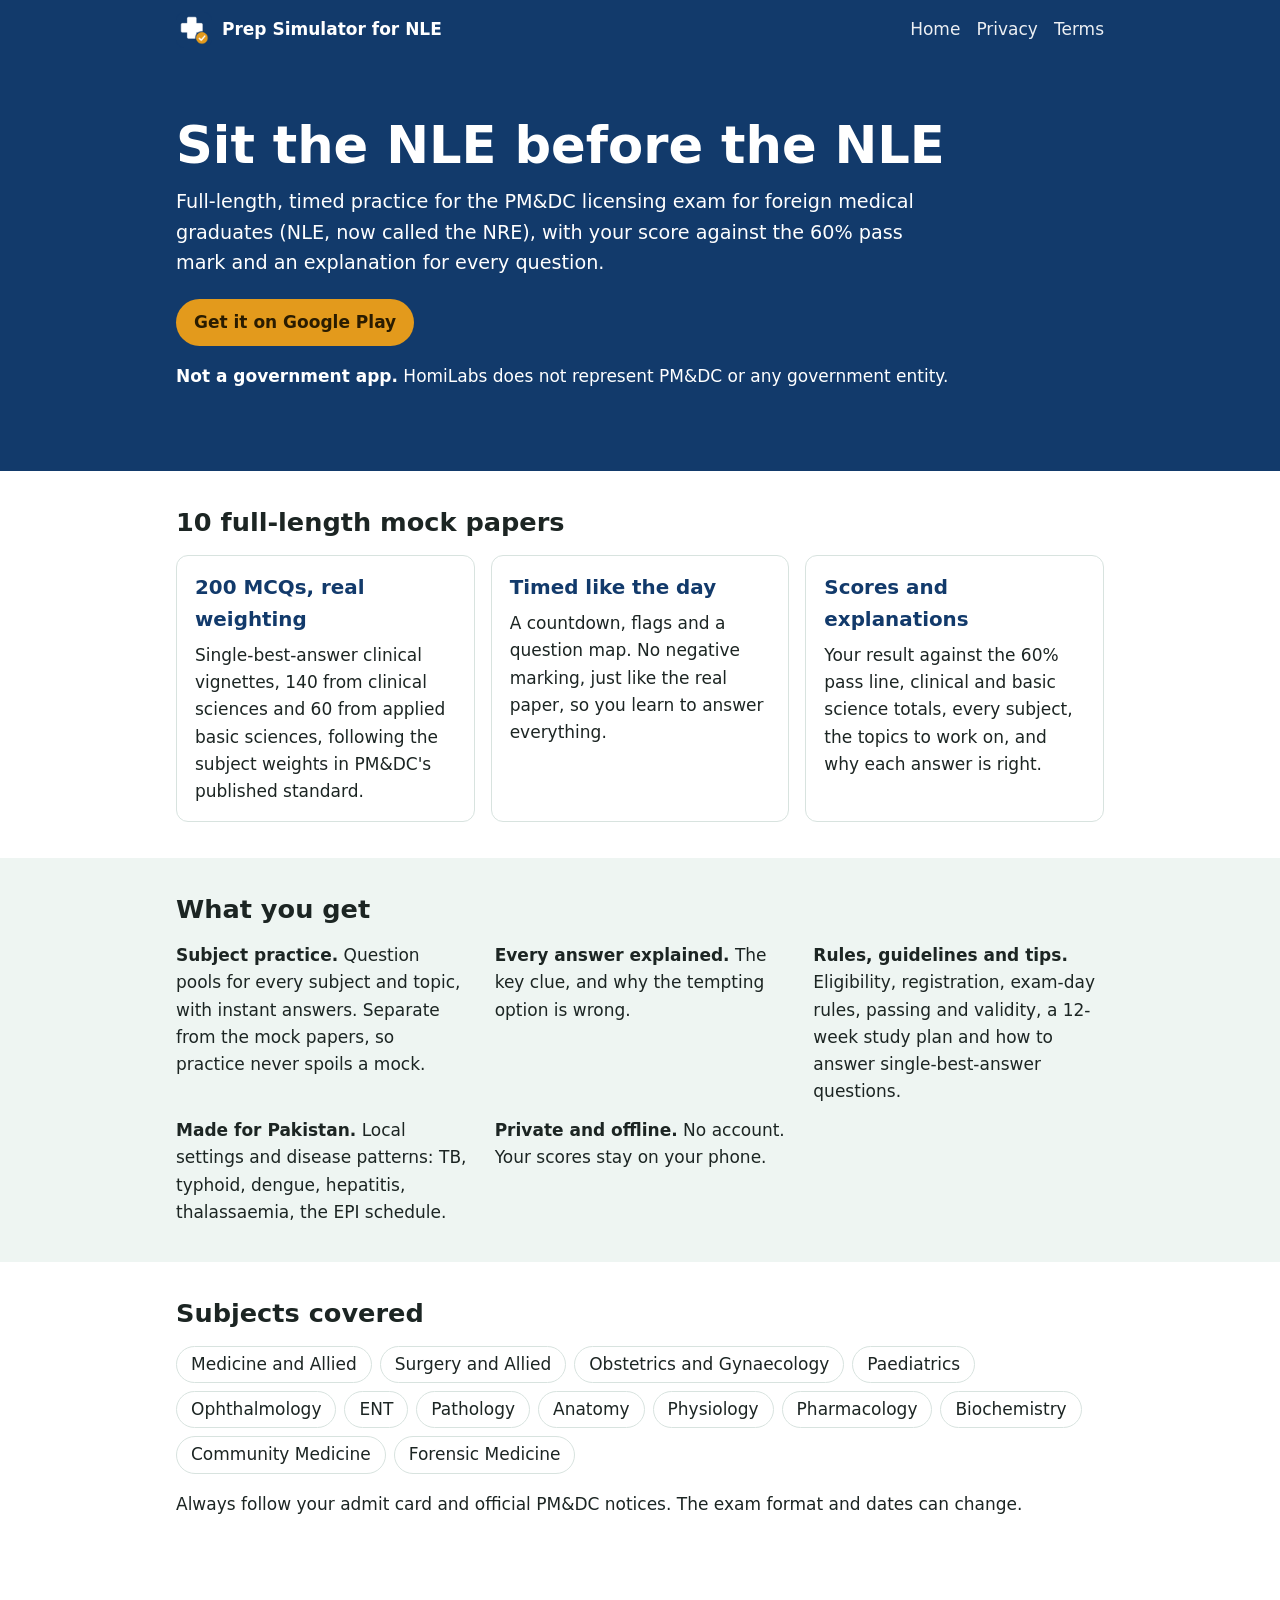
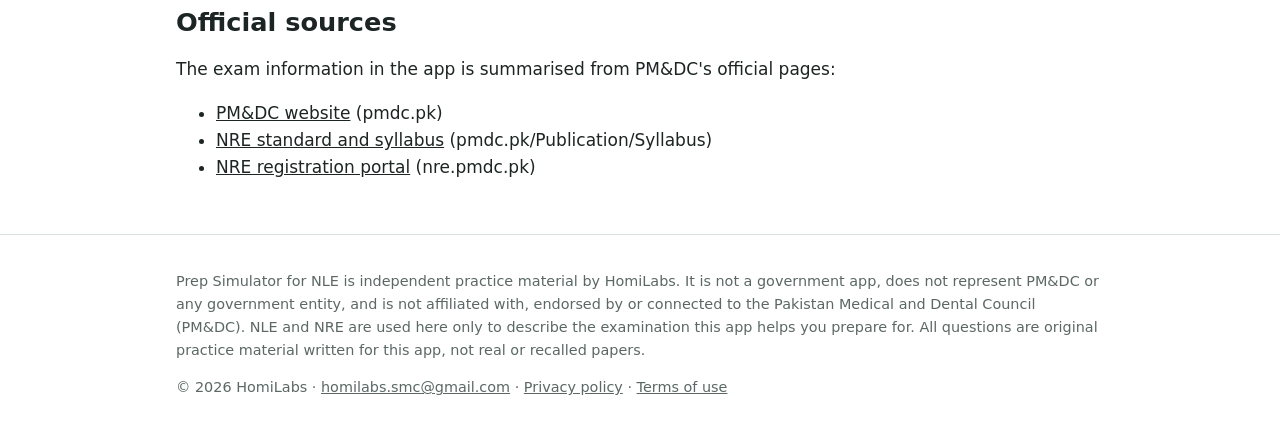
<file: index.html>
<!doctype html>
<html lang="en">
<head>
<meta charset="utf-8">
<meta name="viewport" content="width=device-width, initial-scale=1">
<title>Prep Simulator for NLE – PM&amp;DC NLE / NRE Step 1 mock papers</title>
<meta name="description" content="Prepare for the PM&amp;DC NLE (NRE) Step 1 theory paper on Android: 10 full-length 200-question mock papers, subject practice for foreign medical graduates, an explanation for every question, and exam rules and tips. Free, offline, no account.">
<meta property="og:title" content="Prep Simulator for NLE – PM&amp;DC NLE / NRE Step 1 mock papers">
<meta property="og:description" content="10 full-length 200-question NLE mock papers, subject practice and explanations for foreign medical graduates in Pakistan. Free, offline, no account.">
<meta property="og:url" content="https://nle.homilabs.org/">
<meta name="theme-color" content="#123a6b">
<link rel="canonical" href="https://nle.homilabs.org/">
<link rel="icon" href="img/favicon.png">
<link rel="stylesheet" href="style.css">
</head>
<body>
<header class="top"><div class="wrap">
  <a class="brand" href="index.html"><img src="img/icon.png" alt="" width="36" height="36">Prep Simulator for NLE</a>
  <nav class="nav"><a href="index.html">Home</a><a href="privacy.html">Privacy</a><a href="terms.html">Terms</a></nav>
</div></header>

<main>
<section class="hero"><div class="wrap">
  <h1>Sit the NLE before the NLE</h1>
  <p class="lead">Full-length, timed practice for the PM&amp;DC licensing exam for foreign medical graduates (NLE, now called the NRE), with your score against the 60% pass mark and an explanation for every question.</p>
  <p class="cta"><a class="play" href="https://play.google.com/store/apps/details?id=com.homilabs.nle_prep">Get it on Google Play</a></p>
  <p><strong>Not a government app.</strong> HomiLabs does not represent PM&amp;DC or any government entity.</p>
</div></section>

<section class="wrap" id="tests">
  <h2>10 full-length mock papers</h2>
  <div class="cards">
    <article><h3>200 MCQs, real weighting</h3><p>Single-best-answer clinical vignettes, 140 from clinical sciences and 60 from applied basic sciences, following the subject weights in PM&amp;DC's published standard.</p></article>
    <article><h3>Timed like the day</h3><p>A countdown, flags and a question map. No negative marking, just like the real paper, so you learn to answer everything.</p></article>
    <article><h3>Scores and explanations</h3><p>Your result against the 60% pass line, clinical and basic science totals, every subject, the topics to work on, and why each answer is right.</p></article>
  </div>
</section>

<section class="band"><div class="wrap">
  <h2>What you get</h2>
  <ul class="ticks">
    <li><strong>Subject practice.</strong> Question pools for every subject and topic, with instant answers. Separate from the mock papers, so practice never spoils a mock.</li>
    <li><strong>Every answer explained.</strong> The key clue, and why the tempting option is wrong.</li>
    <li><strong>Rules, guidelines and tips.</strong> Eligibility, registration, exam-day rules, passing and validity, a 12-week study plan and how to answer single-best-answer questions.</li>
    <li><strong>Made for Pakistan.</strong> Local settings and disease patterns: TB, typhoid, dengue, hepatitis, thalassaemia, the EPI schedule.</li>
    <li><strong>Private and offline.</strong> No account. Your scores stay on your phone.</li>
  </ul>
</div></section>

<section class="wrap" id="areas">
  <h2>Subjects covered</h2>
  <p class="chips"><span>Medicine and Allied</span><span>Surgery and Allied</span><span>Obstetrics and Gynaecology</span><span>Paediatrics</span><span>Ophthalmology</span><span>ENT</span><span>Pathology</span><span>Anatomy</span><span>Physiology</span><span>Pharmacology</span><span>Biochemistry</span><span>Community Medicine</span><span>Forensic Medicine</span></p>
  <p>Always follow your admit card and official PM&amp;DC notices. The exam format and dates can change.</p>
</section>

<section class="wrap" id="sources">
  <h2>Official sources</h2>
  <p>The exam information in the app is summarised from PM&amp;DC's official pages:</p>
  <ul>
    <li><a href="https://pmdc.pk">PM&amp;DC website</a> (pmdc.pk)</li>
    <li><a href="https://pmdc.pk/Publication/Syllabus">NRE standard and syllabus</a> (pmdc.pk/Publication/Syllabus)</li>
    <li><a href="https://nre.pmdc.pk">NRE registration portal</a> (nre.pmdc.pk)</li>
  </ul>
</section>
</main>
<footer class="foot"><div class="wrap">
  <p>Prep Simulator for NLE is independent practice material by HomiLabs. It is not a government app, does not represent PM&amp;DC or any government entity, and is not affiliated with, endorsed by or connected to the Pakistan Medical and Dental Council (PM&amp;DC). NLE and NRE are used here only to describe the examination this app helps you prepare for. All questions are original practice material written for this app, not real or recalled papers.</p>
  <p>© 2026 HomiLabs · <a href="mailto:homilabs.smc@gmail.com">homilabs.smc@gmail.com</a> · <a href="privacy.html">Privacy policy</a> · <a href="terms.html">Terms of use</a></p>
</div></footer>
</body>
</html>
</file>
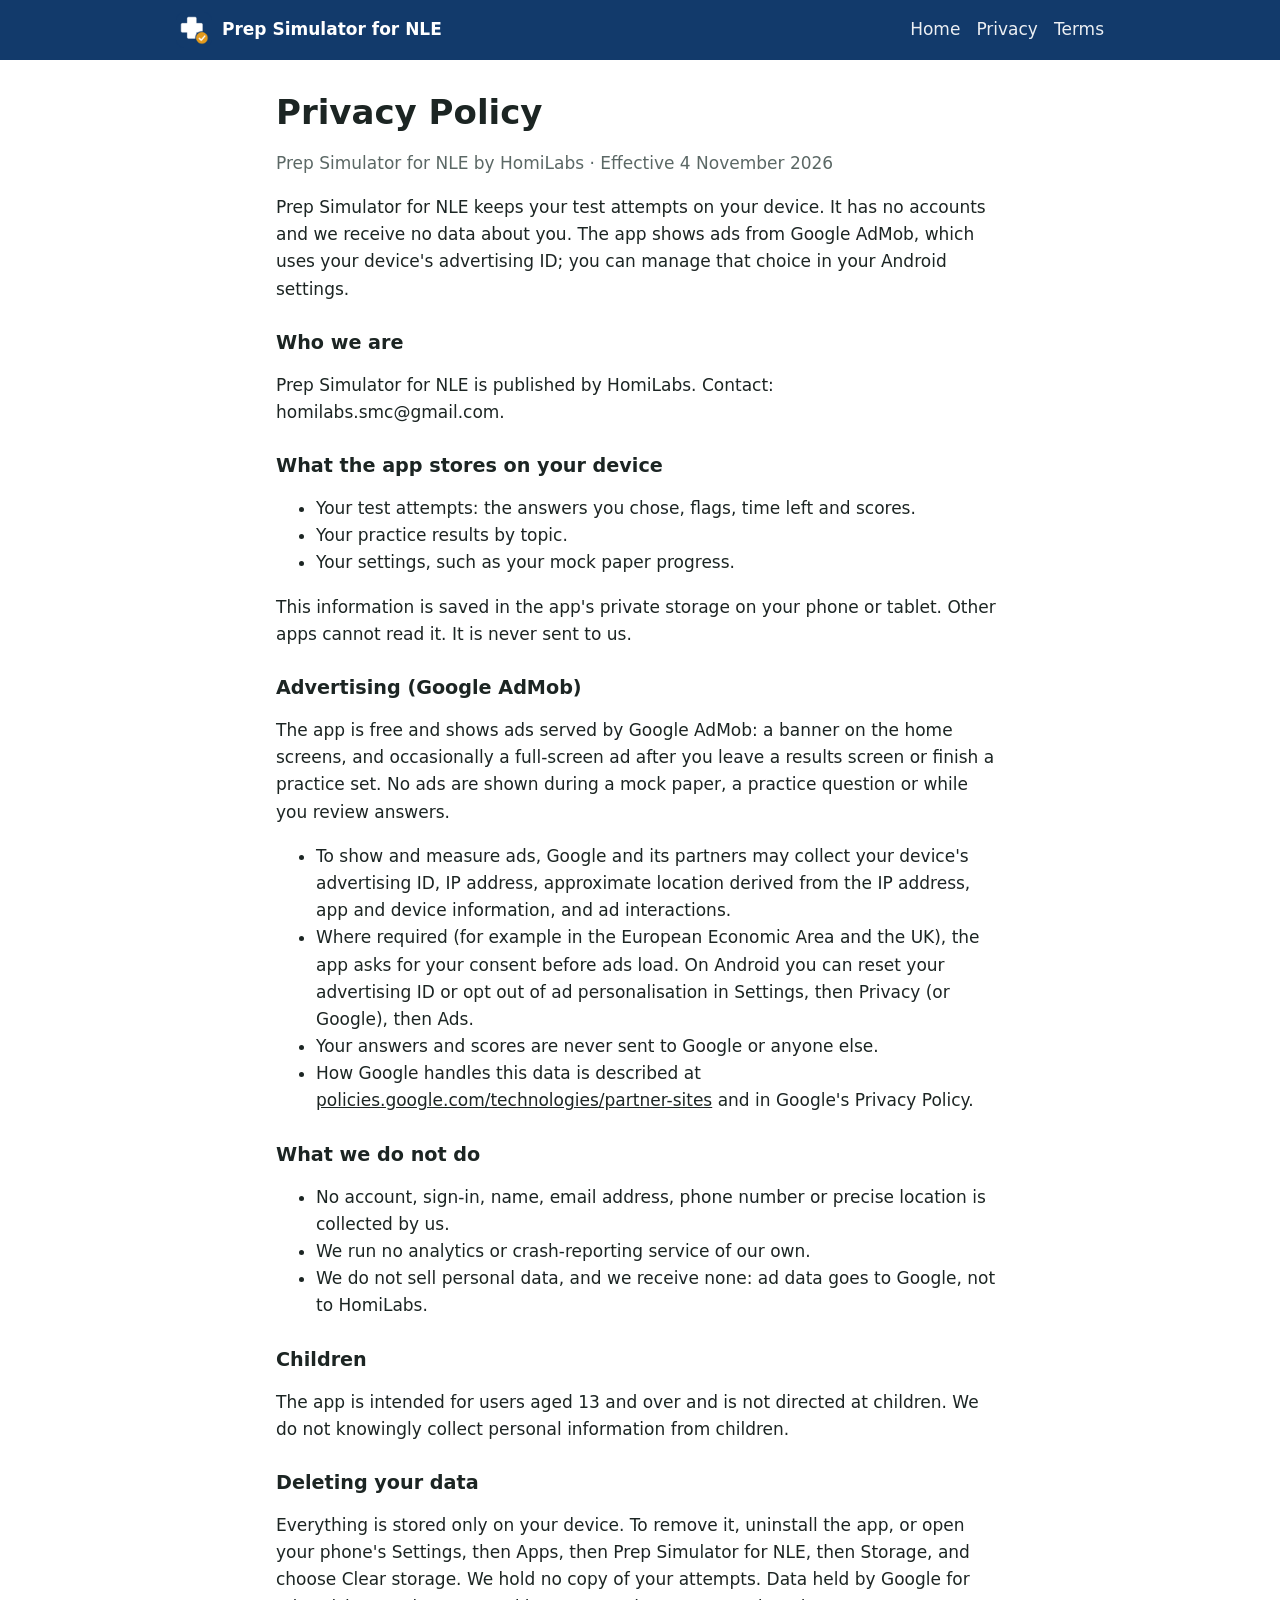
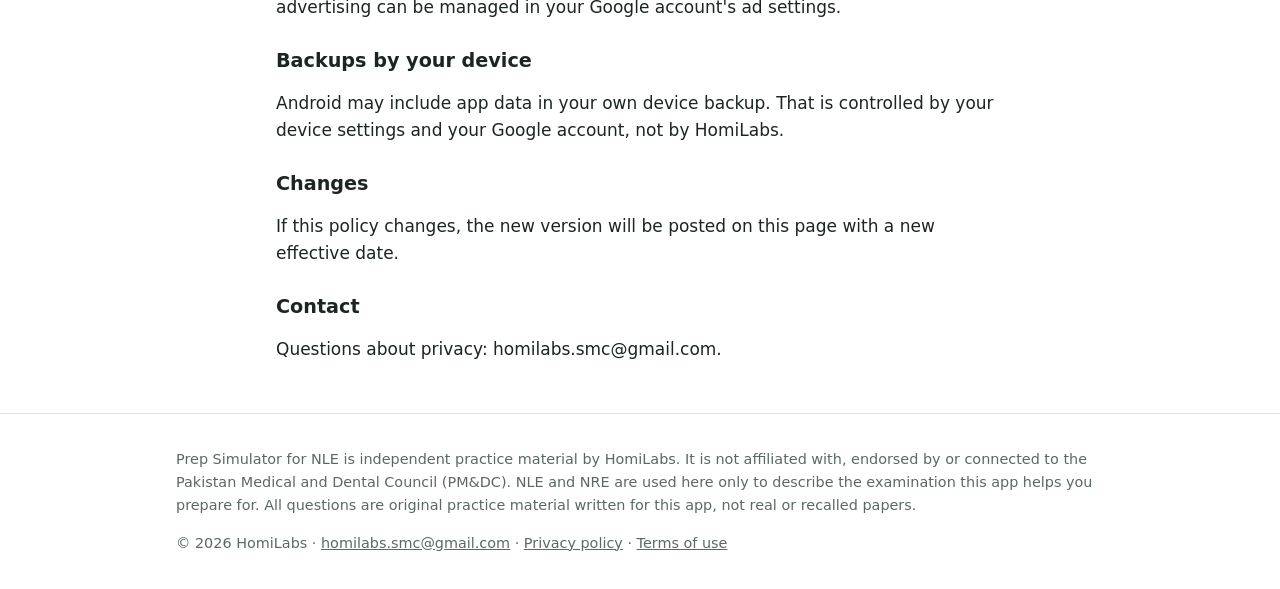
<file: privacy.html>
<!doctype html>
<html lang="en">
<head>
<meta charset="utf-8">
<meta name="viewport" content="width=device-width, initial-scale=1">
<title>Privacy Policy – Prep Simulator for NLE</title>
<meta name="description" content="Privacy policy of the Prep Simulator for NLE Android app by HomiLabs.">
<meta property="og:title" content="Privacy Policy – Prep Simulator for NLE">
<meta property="og:description" content="Privacy policy of the Prep Simulator for NLE Android app by HomiLabs.">
<meta property="og:url" content="https://nle.homilabs.org/privacy.html">
<meta name="theme-color" content="#123a6b">
<link rel="canonical" href="https://nle.homilabs.org/privacy.html">
<link rel="icon" href="img/favicon.png">
<link rel="stylesheet" href="style.css">
</head>
<body>
<header class="top"><div class="wrap">
  <a class="brand" href="index.html"><img src="img/icon.png" alt="" width="36" height="36">Prep Simulator for NLE</a>
  <nav class="nav"><a href="index.html">Home</a><a href="privacy.html">Privacy</a><a href="terms.html">Terms</a></nav>
</div></header>
<main class="wrap doc">
<h1>Privacy Policy</h1>
<p class="muted">Prep Simulator for NLE by HomiLabs · Effective 4 November 2026</p>
<p>Prep Simulator for NLE keeps your test attempts on your device. It has no accounts and we receive no data about you. The app shows ads from Google AdMob, which uses your device's advertising ID; you can manage that choice in your Android settings.</p><h2>Who we are</h2>
<p>Prep Simulator for NLE is published by HomiLabs. Contact: homilabs.smc@gmail.com.</p>
<h2>What the app stores on your device</h2>
<ul><li>Your test attempts: the answers you chose, flags, time left and scores.</li><li>Your practice results by topic.</li><li>Your settings, such as your mock paper progress.</li></ul>
<p>This information is saved in the app's private storage on your phone or tablet. Other apps cannot read it. It is never sent to us.</p>
<h2>Advertising (Google AdMob)</h2>
<p>The app is free and shows ads served by Google AdMob: a banner on the home screens, and occasionally a full-screen ad after you leave a results screen or finish a practice set. No ads are shown during a mock paper, a practice question or while you review answers.</p>
<ul><li>To show and measure ads, Google and its partners may collect your device's advertising ID, IP address, approximate location derived from the IP address, app and device information, and ad interactions.</li><li>Where required (for example in the European Economic Area and the UK), the app asks for your consent before ads load. On Android you can reset your advertising ID or opt out of ad personalisation in Settings, then Privacy (or Google), then Ads.</li><li>Your answers and scores are never sent to Google or anyone else.</li><li>How Google handles this data is described at <a href="https://policies.google.com/technologies/partner-sites">policies.google.com/technologies/partner-sites</a> and in Google's Privacy Policy.</li></ul>
<h2>What we do not do</h2>
<ul><li>No account, sign-in, name, email address, phone number or precise location is collected by us.</li><li>We run no analytics or crash-reporting service of our own.</li><li>We do not sell personal data, and we receive none: ad data goes to Google, not to HomiLabs.</li></ul>
<h2>Children</h2>
<p>The app is intended for users aged 13 and over and is not directed at children. We do not knowingly collect personal information from children.</p>
<h2>Deleting your data</h2>
<p>Everything is stored only on your device. To remove it, uninstall the app, or open your phone's Settings, then Apps, then Prep Simulator for NLE, then Storage, and choose Clear storage. We hold no copy of your attempts. Data held by Google for advertising can be managed in your Google account's ad settings.</p>
<h2>Backups by your device</h2>
<p>Android may include app data in your own device backup. That is controlled by your device settings and your Google account, not by HomiLabs.</p>
<h2>Changes</h2>
<p>If this policy changes, the new version will be posted on this page with a new effective date.</p>
<h2>Contact</h2>
<p>Questions about privacy: homilabs.smc@gmail.com.</p>
</main>
<footer class="foot"><div class="wrap">
  <p>Prep Simulator for NLE is independent practice material by HomiLabs. It is not affiliated with, endorsed by or connected to the Pakistan Medical and Dental Council (PM&amp;DC). NLE and NRE are used here only to describe the examination this app helps you prepare for. All questions are original practice material written for this app, not real or recalled papers.</p>
  <p>© 2026 HomiLabs · <a href="mailto:homilabs.smc@gmail.com">homilabs.smc@gmail.com</a> · <a href="privacy.html">Privacy policy</a> · <a href="terms.html">Terms of use</a></p>
</div></footer>
</body>
</html>
</file>
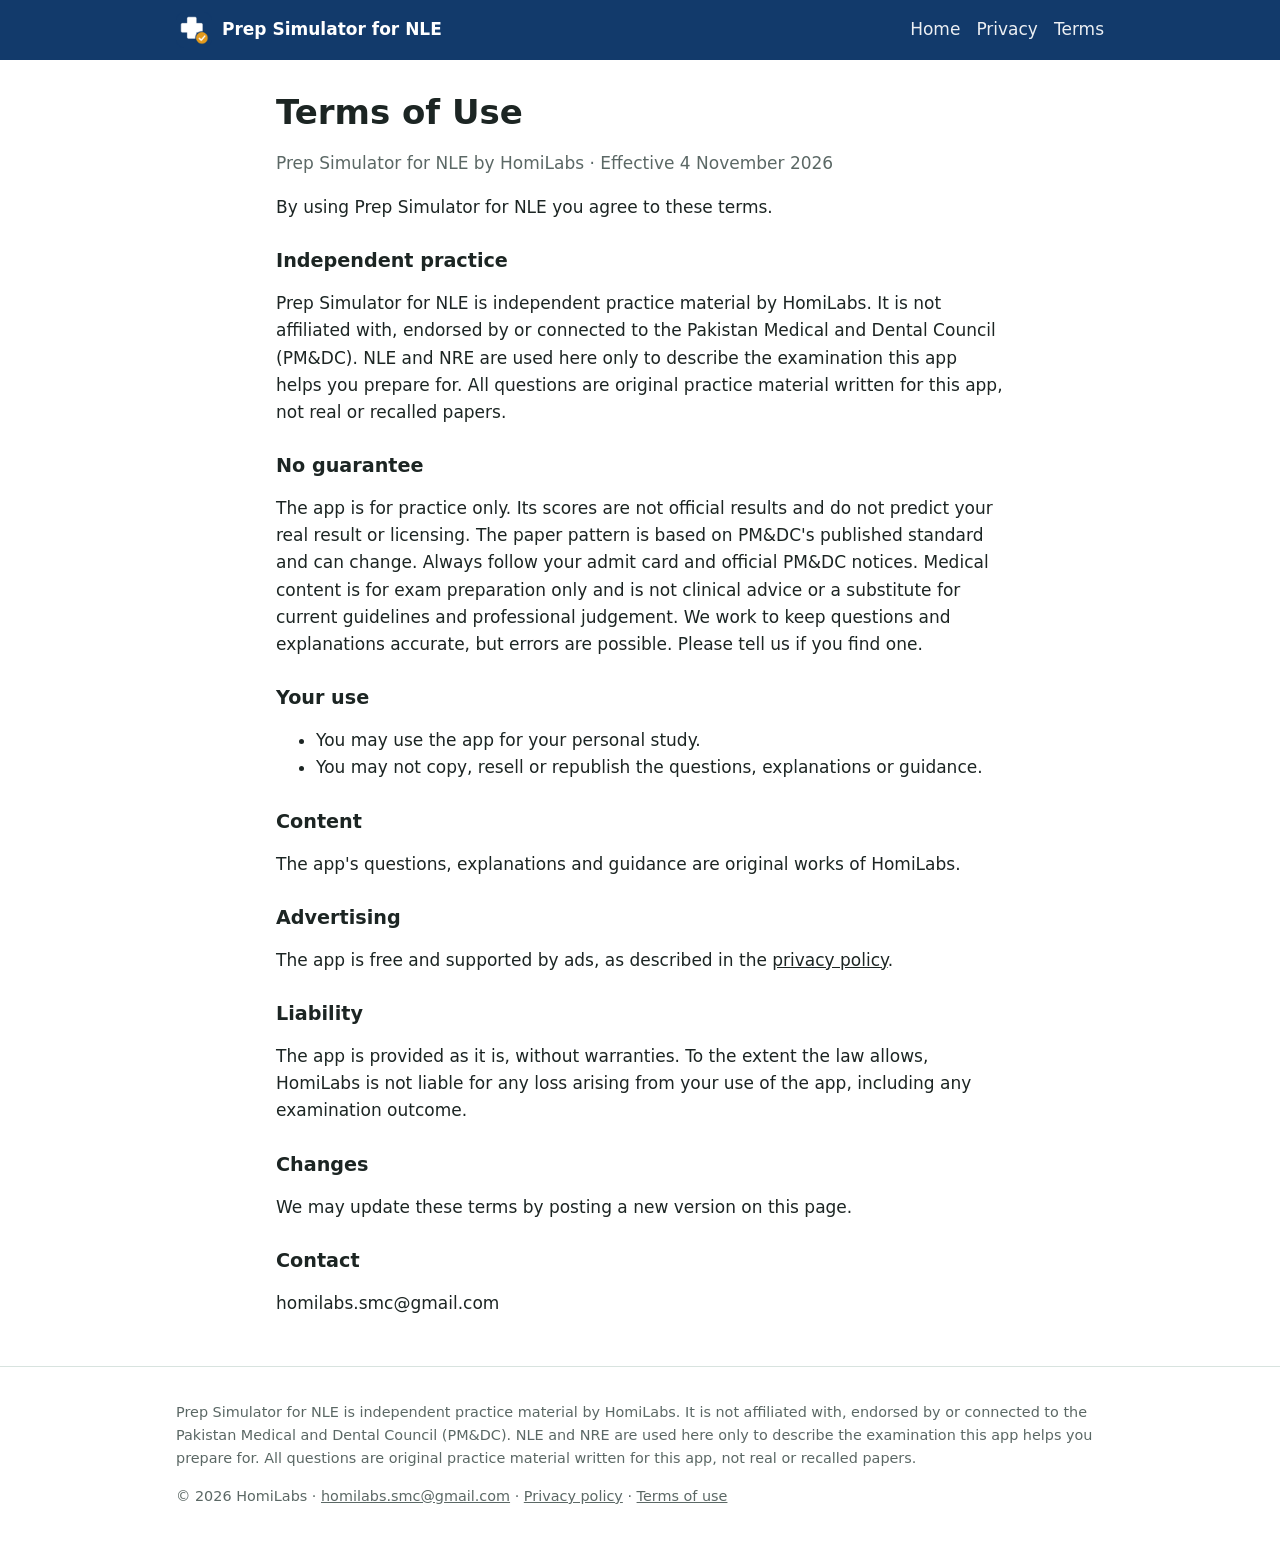
<file: terms.html>
<!doctype html>
<html lang="en">
<head>
<meta charset="utf-8">
<meta name="viewport" content="width=device-width, initial-scale=1">
<title>Terms of Use – Prep Simulator for NLE</title>
<meta name="description" content="Terms of use of the Prep Simulator for NLE Android app by HomiLabs.">
<meta property="og:title" content="Terms of Use – Prep Simulator for NLE">
<meta property="og:description" content="Terms of use of the Prep Simulator for NLE Android app by HomiLabs.">
<meta property="og:url" content="https://nle.homilabs.org/terms.html">
<meta name="theme-color" content="#123a6b">
<link rel="canonical" href="https://nle.homilabs.org/terms.html">
<link rel="icon" href="img/favicon.png">
<link rel="stylesheet" href="style.css">
</head>
<body>
<header class="top"><div class="wrap">
  <a class="brand" href="index.html"><img src="img/icon.png" alt="" width="36" height="36">Prep Simulator for NLE</a>
  <nav class="nav"><a href="index.html">Home</a><a href="privacy.html">Privacy</a><a href="terms.html">Terms</a></nav>
</div></header>
<main class="wrap doc">
<h1>Terms of Use</h1>
<p class="muted">Prep Simulator for NLE by HomiLabs · Effective 4 November 2026</p>
<p>By using Prep Simulator for NLE you agree to these terms.</p><h2>Independent practice</h2>
<p>Prep Simulator for NLE is independent practice material by HomiLabs. It is not affiliated with, endorsed by or connected to the Pakistan Medical and Dental Council (PM&amp;DC). NLE and NRE are used here only to describe the examination this app helps you prepare for. All questions are original practice material written for this app, not real or recalled papers.</p>
<h2>No guarantee</h2>
<p>The app is for practice only. Its scores are not official results and do not predict your real result or licensing. The paper pattern is based on PM&amp;DC's published standard and can change. Always follow your admit card and official PM&amp;DC notices. Medical content is for exam preparation only and is not clinical advice or a substitute for current guidelines and professional judgement. We work to keep questions and explanations accurate, but errors are possible. Please tell us if you find one.</p>
<h2>Your use</h2>
<ul><li>You may use the app for your personal study.</li><li>You may not copy, resell or republish the questions, explanations or guidance.</li></ul>
<h2>Content</h2>
<p>The app's questions, explanations and guidance are original works of HomiLabs.</p>
<h2>Advertising</h2>
<p>The app is free and supported by ads, as described in the <a href="privacy.html">privacy policy</a>.</p>
<h2>Liability</h2>
<p>The app is provided as it is, without warranties. To the extent the law allows, HomiLabs is not liable for any loss arising from your use of the app, including any examination outcome.</p>
<h2>Changes</h2>
<p>We may update these terms by posting a new version on this page.</p>
<h2>Contact</h2>
<p>homilabs.smc@gmail.com</p>
</main>
<footer class="foot"><div class="wrap">
  <p>Prep Simulator for NLE is independent practice material by HomiLabs. It is not affiliated with, endorsed by or connected to the Pakistan Medical and Dental Council (PM&amp;DC). NLE and NRE are used here only to describe the examination this app helps you prepare for. All questions are original practice material written for this app, not real or recalled papers.</p>
  <p>© 2026 HomiLabs · <a href="mailto:homilabs.smc@gmail.com">homilabs.smc@gmail.com</a> · <a href="privacy.html">Privacy policy</a> · <a href="terms.html">Terms of use</a></p>
</div></footer>
</body>
</html>
</file>
<file: style.css>
:root{--navy:#123a6b;--amber:#e39a1c;--ink:#1c2523;--muted:#5b6865;--paper:#fff;--tint:#eef5f2;--line:#d8e3df}
@media (prefers-color-scheme:dark){:root{--ink:#e6efec;--muted:#a3b3ae;--paper:#101715;--tint:#18221f;--line:#2b3a36}}
*{box-sizing:border-box}
body{margin:0;background:var(--paper);color:var(--ink);font:17px/1.6 system-ui,-apple-system,"Segoe UI",Roboto,sans-serif}
a{color:inherit}
.wrap{max-width:960px;margin:0 auto;padding:0 16px}
.top{background:var(--navy);color:#fff}
.top .wrap{display:flex;flex-wrap:wrap;gap:8px 20px;align-items:center;justify-content:space-between;padding-block:12px}
.brand{display:flex;gap:10px;align-items:center;font-weight:700;text-decoration:none}
.brand img{border-radius:8px}
.nav{display:flex;gap:16px}
.nav a{text-decoration:none;opacity:.92}
.nav a:hover{text-decoration:underline}
.hero{background:var(--navy);color:#fff;padding:56px 0 64px}
.hero h1{font-size:clamp(2rem,6vw,3.2rem);line-height:1.15;margin:0 0 12px}
.lead{font-size:1.2rem;max-width:40em;margin:0 0 20px}
.play{display:inline-block;background:var(--amber);color:#2a1c00;font-weight:700;padding:10px 18px;border-radius:999px;text-decoration:none}
.play:hover{filter:brightness(1.05)}
section.wrap{padding-block:36px}
h2{font-size:1.6rem;line-height:1.25;margin:0 0 16px}
.cards{display:grid;grid-template-columns:repeat(auto-fit,minmax(240px,1fr));gap:16px}
.cards article{border:1px solid var(--line);border-radius:12px;padding:16px 18px}
.cards h3{margin:0 0 6px;color:var(--navy)}
@media (prefers-color-scheme:dark){.cards h3{color:#7fd2bb}}
.cards p{margin:0}
.band{background:var(--tint);padding:36px 0}
.ticks{margin:0;padding:0;list-style:none;display:grid;grid-template-columns:repeat(auto-fit,minmax(280px,1fr));gap:12px 28px}
.chips{display:flex;flex-wrap:wrap;gap:8px;margin:0 0 16px}
.chips span{border:1px solid var(--line);border-radius:999px;padding:4px 14px}
.doc{padding-block:32px;max-width:760px}
.doc h1{margin:0 0 4px;line-height:1.2}
.doc h2{font-size:1.2rem;margin:28px 0 6px}
.muted{color:var(--muted)}
.foot{border-top:1px solid var(--line);color:var(--muted);font-size:.9rem;padding:20px 0}
</file>
